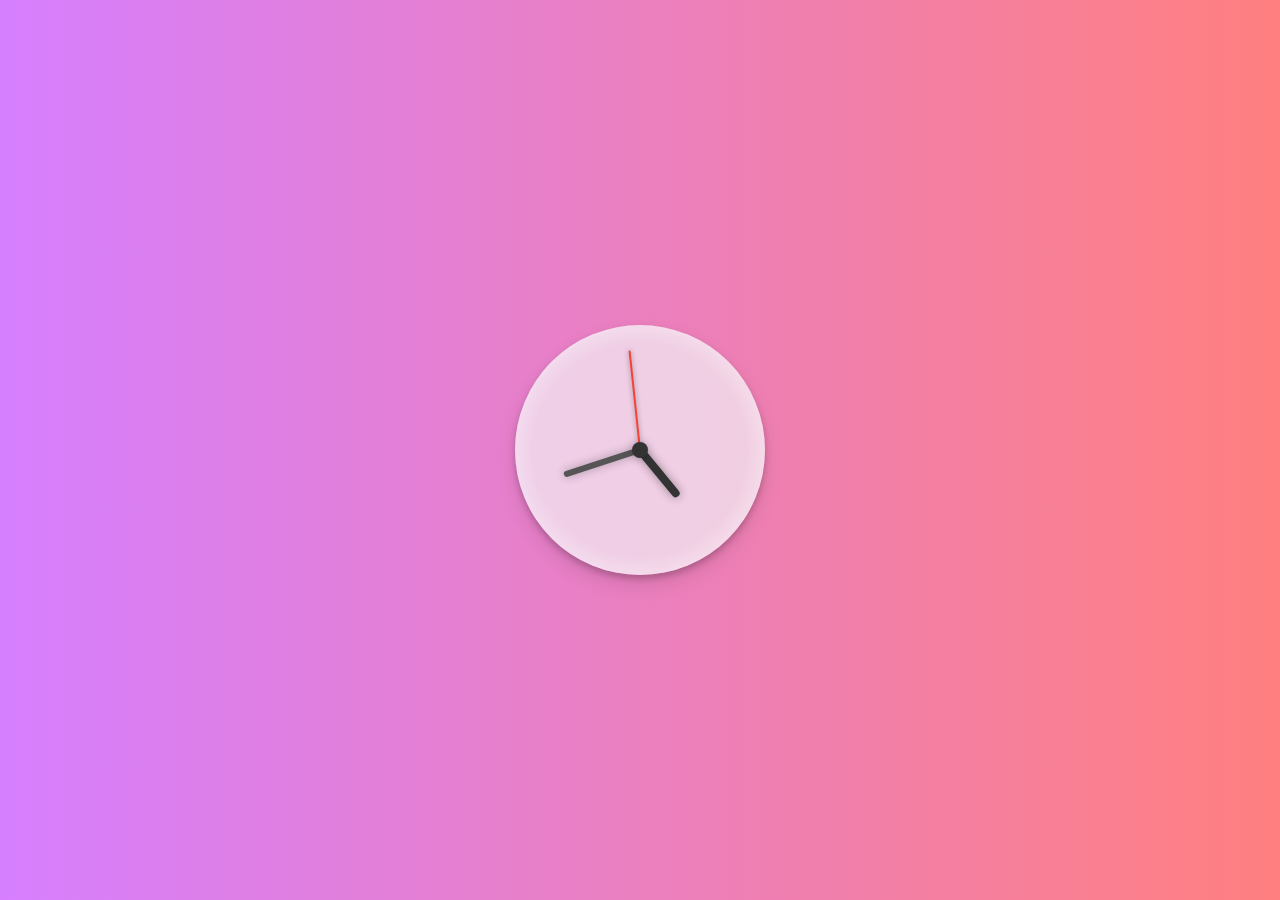
<file: Analog Clock/index.html>
<!DOCTYPE html>
<html lang="en">
  <head>
    <meta charset="UTF-8" />
    <meta name="viewport" content="width=device-width, initial-scale=1.0" />
    <title>Analog Clock</title>
    <link rel="stylesheet" href="style.css" />
    <link rel="icon" href="https://fav.farm/✅" />
  </head>
  <body>
    <div class="clock">
      <div class="hour-hand"></div>
      <div class="minute-hand"></div>
      <div class="second-hand"></div>
      <div class="center-point"></div>
    </div>

    <script src="script.js"></script>
  </body>
</html>
</file>
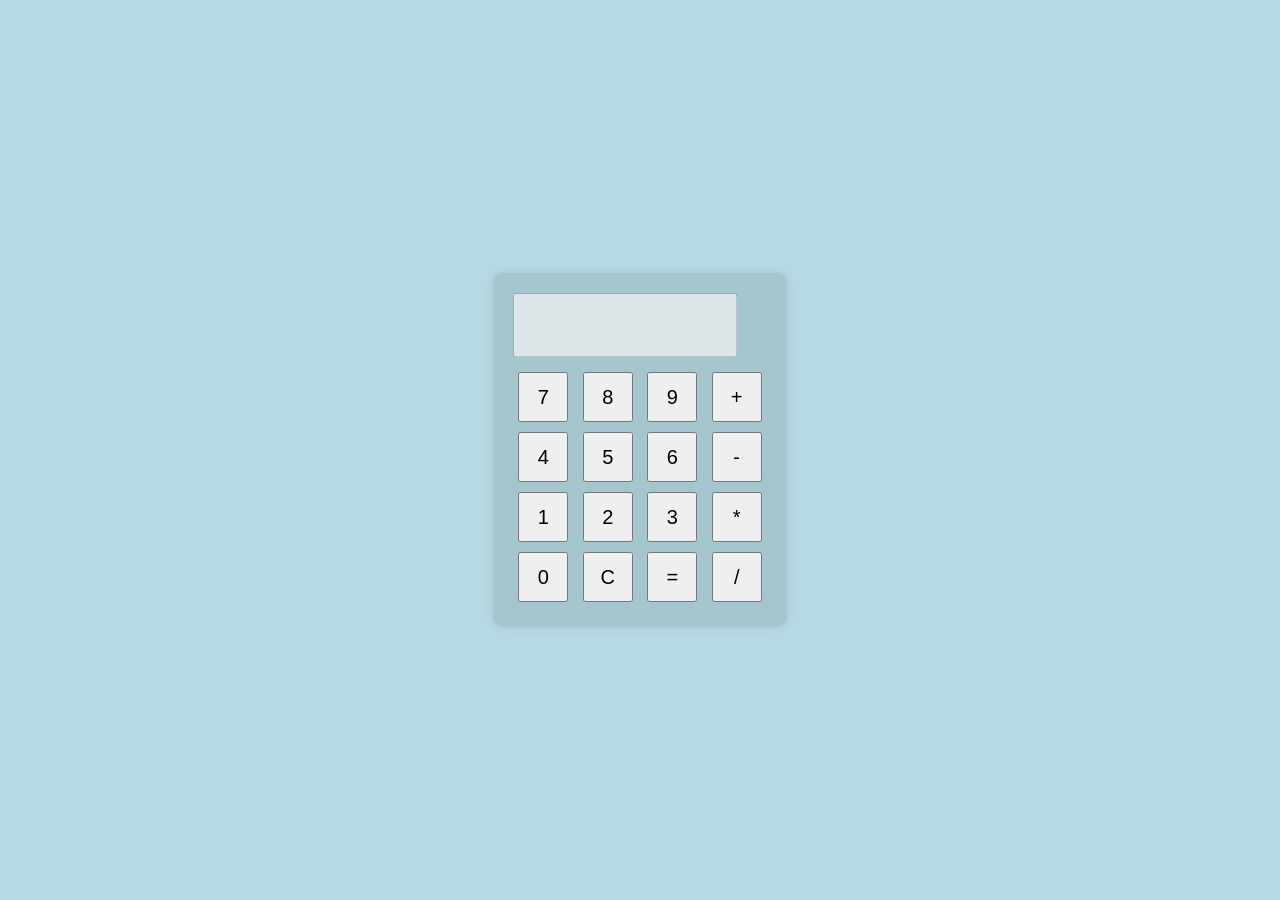
<file: Calculator/index.html>
<!DOCTYPE html>
<html lang="en">
  <head>
    <meta charset="UTF-8" />
    <meta name="viewport" content="width=device-width, initial-scale=1.0" />
    <title>Calculator</title>
    <link rel="stylesheet" href="style.css" />
    <link rel="icon" href="https://fav.farm/✅" />
  </head>
  <body>
    <div class="calculator">
      <input type="text" id="display" disabled />
      <div>
        <button onclick="append('7')">7</button>
        <button onclick="append('8')">8</button>
        <button onclick="append('9')">9</button>
        <button onclick="append('+')">+</button>
      </div>
      <div>
        <button onclick="append('4')">4</button>
        <button onclick="append('5')">5</button>
        <button onclick="append('6')">6</button>
        <button onclick="append('-')">-</button>
      </div>
      <div>
        <button onclick="append('1')">1</button>
        <button onclick="append('2')">2</button>
        <button onclick="append('3')">3</button>
        <button onclick="append('*')">*</button>
      </div>
      <div>
        <button onclick="append('0')">0</button>
        <button onclick="clearDisplay()">C</button>
        <button onclick="calculate()">=</button>
        <button onclick="append('/')">/</button>
      </div>
    </div>

    <script src="script.js"></script>
  </body>
</html>
</file>
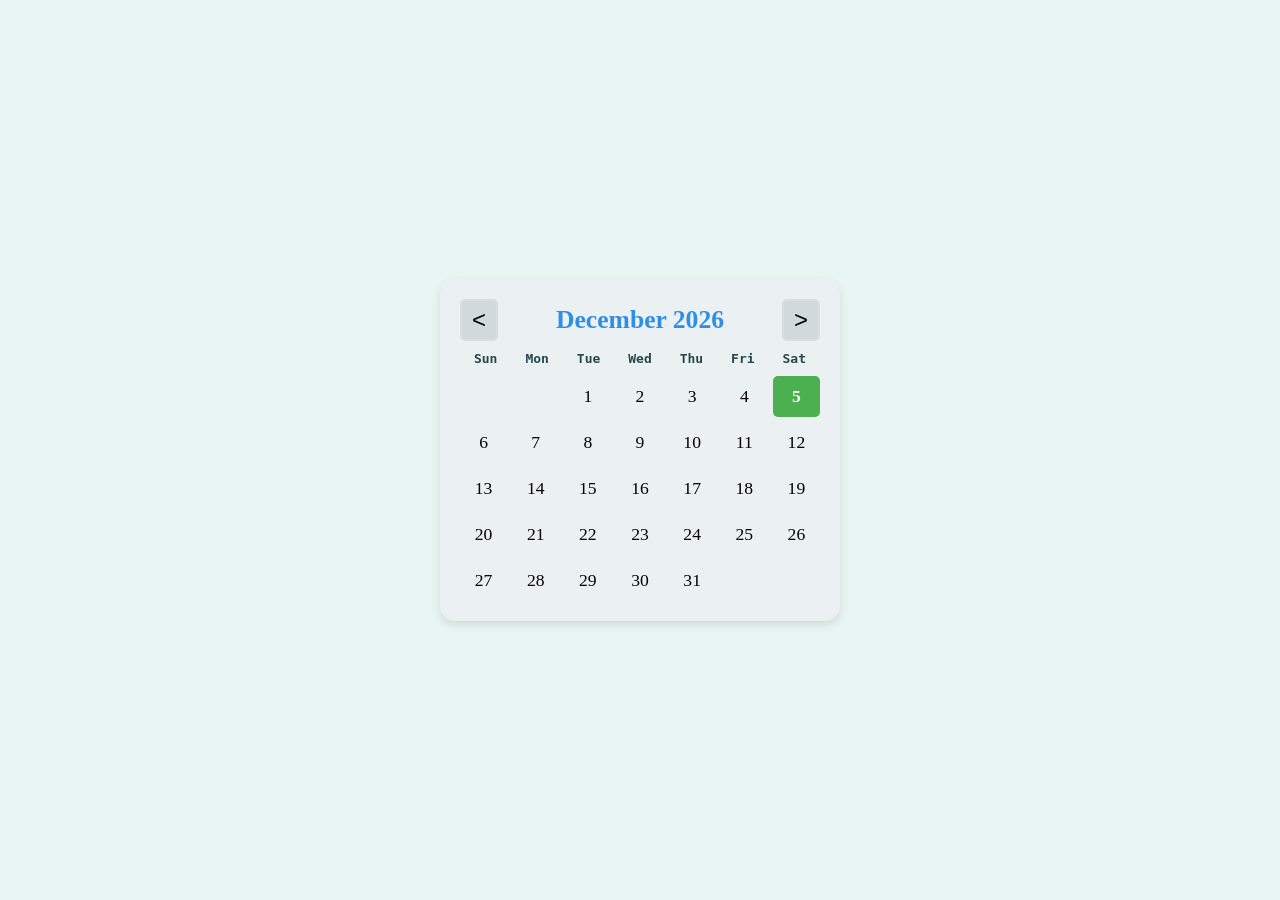
<file: Calender/index.html>
<!DOCTYPE html>
<html lang="en">
<head>
    <meta charset="UTF-8">
    <meta name="viewport" content="width=device-width, initial-scale=1.0">
    <title>Simple Calendar</title>
    <link rel="stylesheet" href="style.css">
    <link rel="icon" href="https://fav.farm/✅" />
</head>
<body>
    <div id="calendar">
        <div id="calendar-header">
            <button id="prev" onclick="changeMonth(-1)">&#60;</button>
            <h2 id="month-name"></h2>
            <button id="next" onclick="changeMonth(1)">&#62;</button>
        </div>
        <div id="days-of-week">
            <div>Sun</div>
            <div>Mon</div>
            <div>Tue</div>
            <div>Wed</div>
            <div>Thu</div>
            <div>Fri</div>
            <div>Sat</div>
        </div>
        <div id="days"></div>
    </div>

    <script src="script.js"></script>
</body>
</html>
</file>
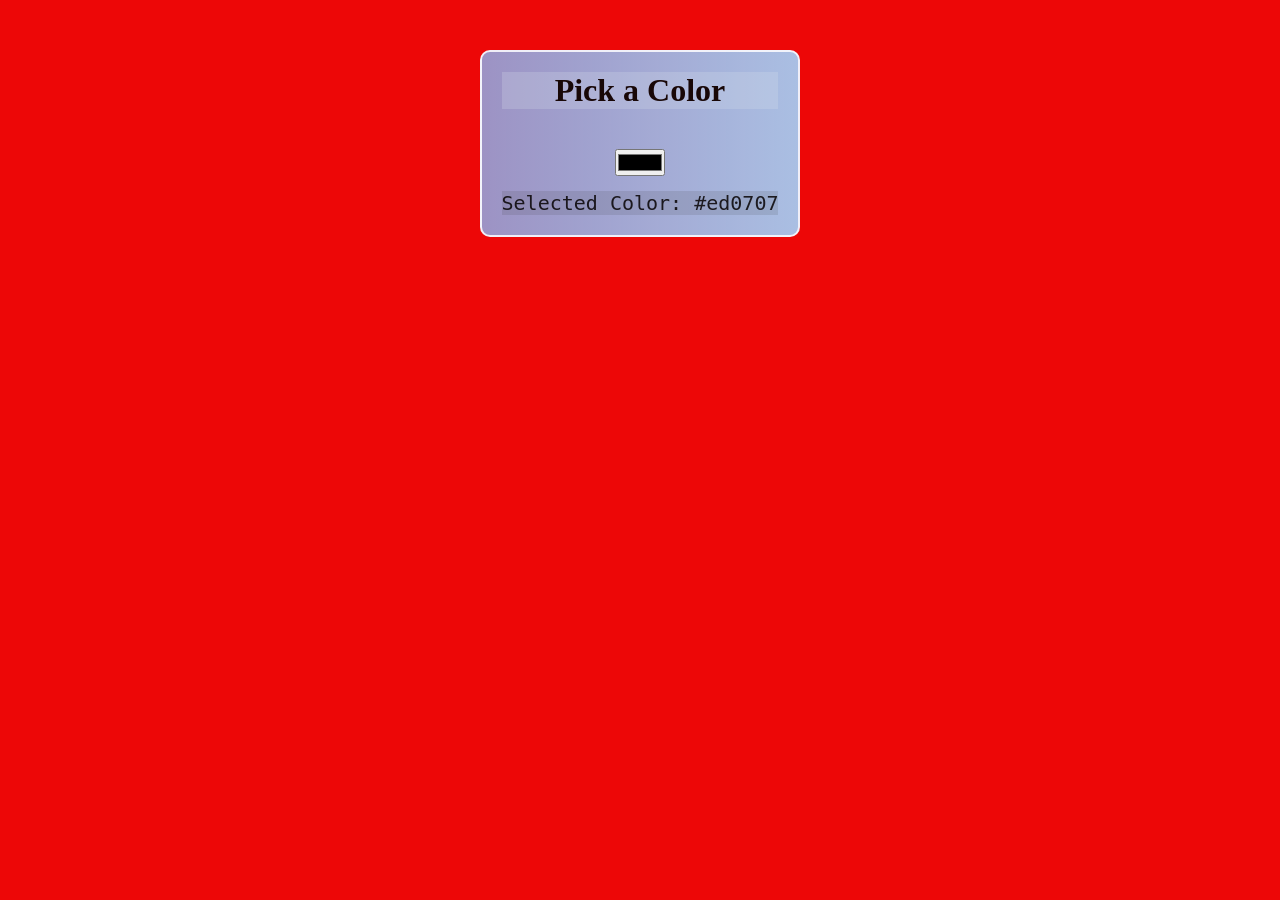
<file: Color Picker/index.html>
<!DOCTYPE html>
<html lang="en">
  <head>
    <meta charset="UTF-8" />
    <meta name="viewport" content="width=device-width, initial-scale=1.0" />
    <title>Color Picker</title>
    <link rel="stylesheet" href="style.css" />
    <link rel="icon" href="https://fav.farm/✅" />
  </head>
  <body>
    <div class="container">
      <h1>Pick a Color</h1>
      <input type="color" id="colorPicker" />
      <p>Selected Color: <span id="colorValue">#ed0707</span></p>
    </div>

    <script src="script.js"></script>
  </body>
</html>
</file>
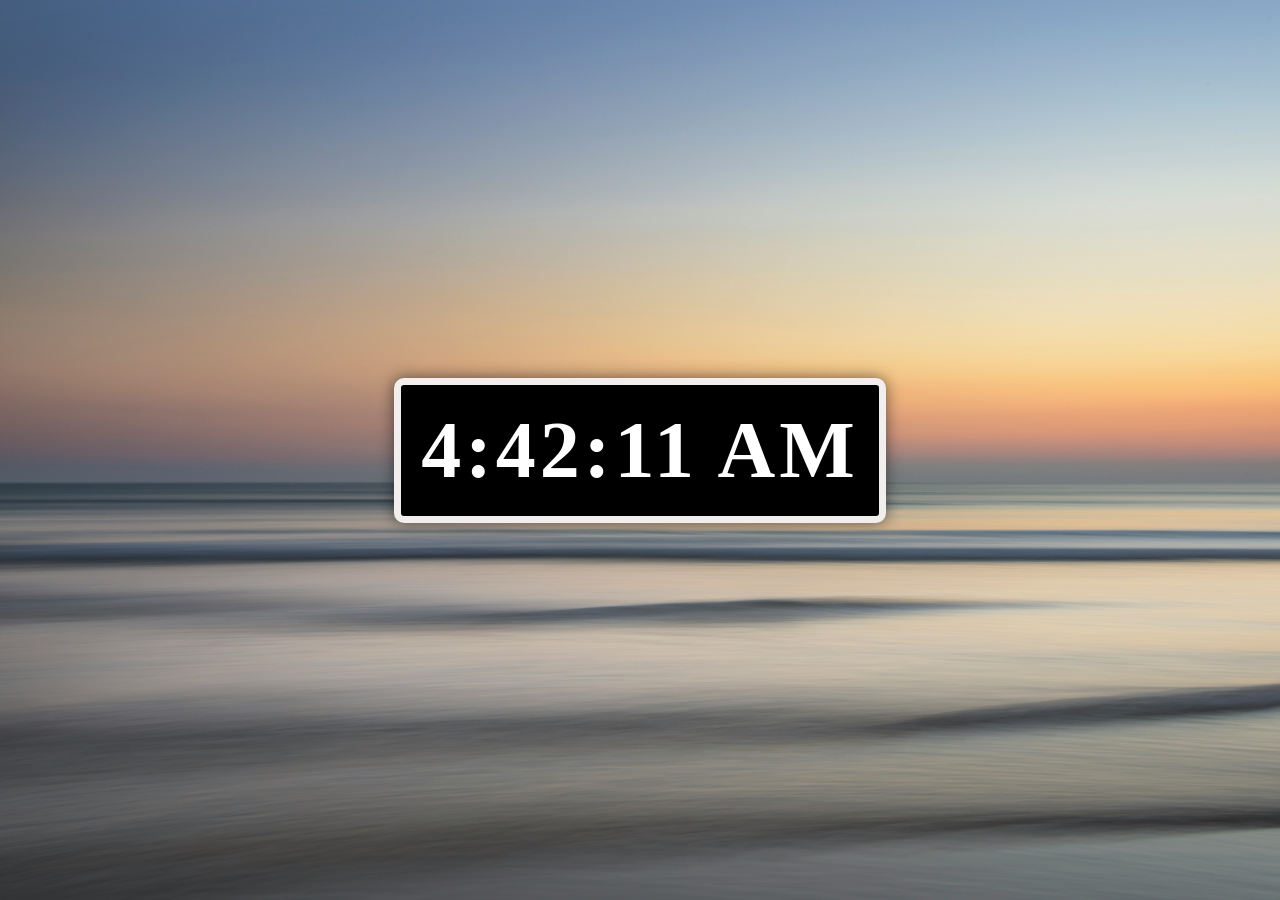
<file: Digital Clock/index.html>
<!DOCTYPE html>
<html lang="en">
  <head>
    <meta charset="UTF-8" />
    <meta name="viewport" content="width=device-width, initial-scale=1.0" />
    <title>Digital Clock</title>
    <link rel="icon" href="https://fav.farm/✅" />
    <link rel="stylesheet" href="style.css" />
  </head>

  <body>
    <div class="clock">
      <div class="time" id="time"></div>
    </div>

    <script src="script.js"></script>
  </body>
</html>
</file>
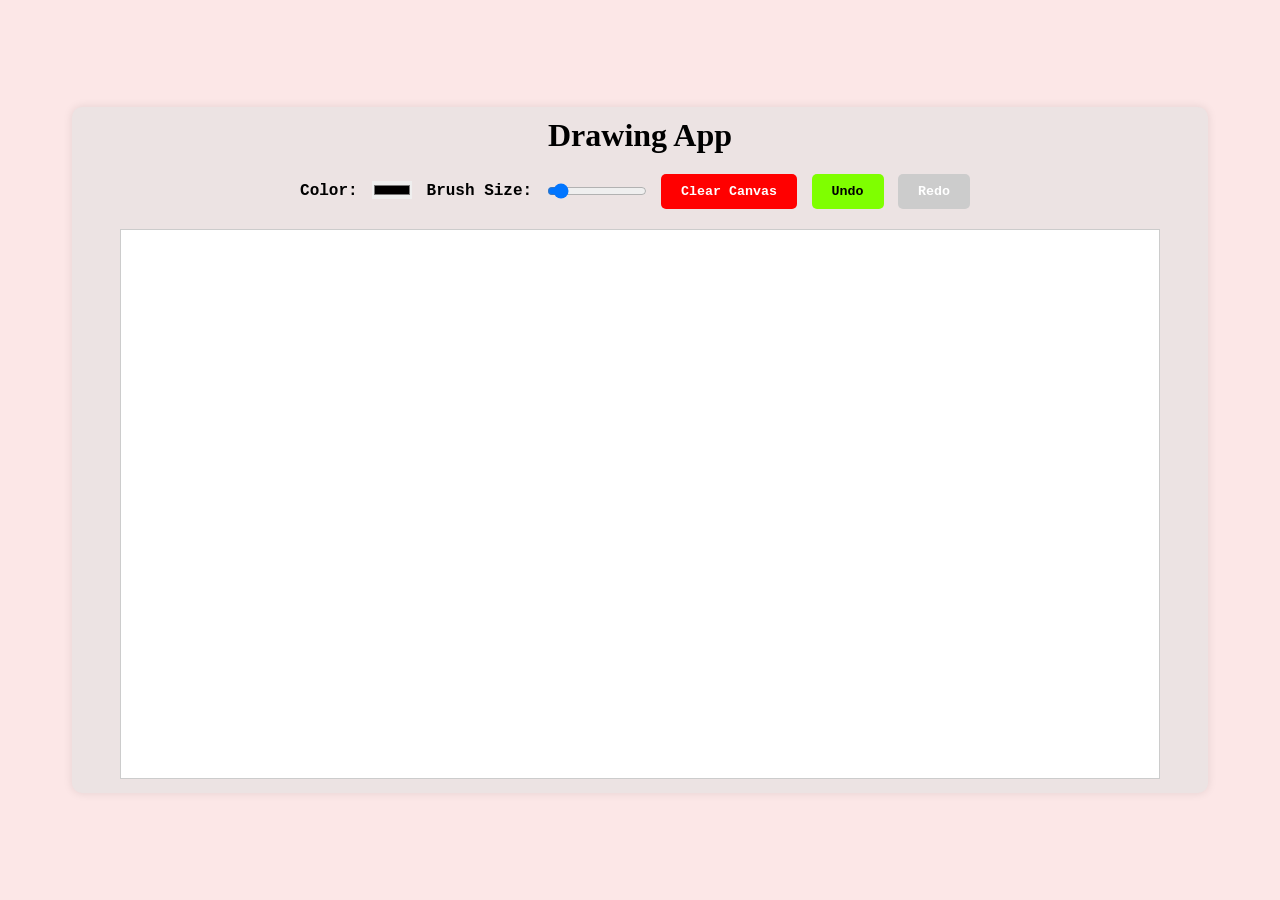
<file: Drawing App/index.html>
<!DOCTYPE html>
<html lang="en">
  <head>
    <meta charset="UTF-8" />
    <meta name="viewport" content="width=device-width, initial-scale=1.0" />
    <title>Drawing App</title>
    <link rel="stylesheet" href="style.css" />
    <link rel="icon" href="https://fav.farm/✅" />
  </head>
  <body>
    <div class="container">
      <h1>Drawing App</h1>
      <div class="tools">
        <label for="color" id="color-text">Color:</label>
        <input type="color" id="color" value="#000000" />

        <label for="brush-size" id="brush">Brush Size:</label>
        <input type="range" id="brush-size" min="1" max="50" value="5" />

        <button id="clear-btn">Clear Canvas</button>
        <button id="undo-btn">Undo</button>
        <button id="redo-btn">Redo</button>
      </div>
      <canvas id="drawing-board"></canvas>
    </div>
    <script src="script.js"></script>
  </body>
</html>
</file>
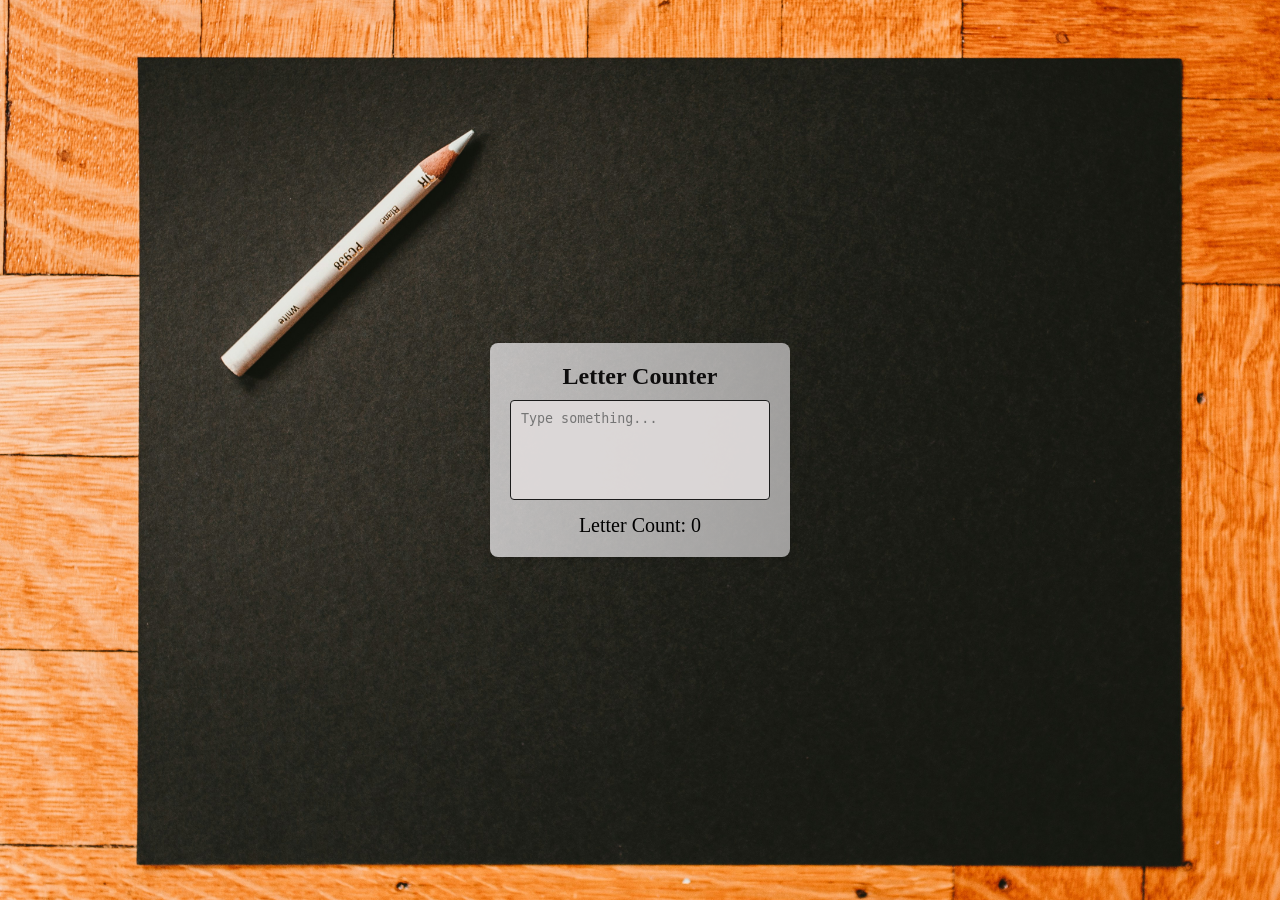
<file: Letter Counter/index.html>
<!DOCTYPE html>
<html lang="en">
  <head>
    <meta charset="UTF-8" />
    <meta name="viewport" content="width=device-width, initial-scale=1.0" />
    <title>Letter Counter</title>
    <link rel="stylesheet" href="style.css" />
    <link rel="icon" href="https://fav.farm/✅" />
  </head>
  <body>
    <div class="container">
      <h1>Letter Counter</h1>
      <textarea
        id="inputText"
        placeholder="Type something..."
        oninput="countLetters()"
      ></textarea>
      <p>Letter Count: <span id="letterCount">0</span></p>
    </div>
    <script src="script.js"></script>
  </body>
</html>
</file>
<file: Analog Clock/style.css>
* {
  margin: 0;
  padding: 0;
  box-sizing: border-box;
}

body {
  display: flex;
  justify-content: center;
  align-items: center;
  height: 100vh;
  background-image: linear-gradient(
    to right,
    rgba(174, 0, 255, 0.5),
    rgba(255, 0, 0, 0.5)
  );
  font-family: "Arial", sans-serif;
}

/* Clock Styles */
.clock {
  position: relative;
  width: 250px;
  height: 250px;
  border-radius: 50%;
  background: radial-gradient(
    circle,
    rgba(242, 236, 243, 0.726) 60%,
    #ffffff 100%
  );
  box-shadow: 0 10px 20px rgba(0, 0, 0, 0.1), 0 4px 6px rgba(0, 0, 0, 0.2);
  display: flex;
  justify-content: center;
  align-items: center;
}

/* Clock Hands */
.hour-hand,
.minute-hand,
.second-hand {
  position: absolute;
  bottom: 50%;
  left: 50%;
  transform-origin: bottom;
  transform: translateX(-50%);
  transition-timing-function: steps(1);
}

/* Hour Hand */
.hour-hand {
  width: 8px;
  height: 60px;
  background-color: #333;
  border-radius: 10px;
  box-shadow: 0 0 10px rgba(0, 0, 0, 0.4);
}

/* Minute Hand */
.minute-hand {
  width: 6px;
  height: 80px;
  background-color: #555;
  border-radius: 8px;
  box-shadow: 0 0 10px rgba(0, 0, 0, 0.3);
}

/* Second Hand */
.second-hand {
  width: 2px;
  height: 100px;
  background-color: #f44336;
  border-radius: 2px;
  box-shadow: 0 0 5px rgba(0, 0, 0, 0.4);
  animation: tick 60s linear infinite;
}

/* Center Point */
.center-point {
  position: absolute;
  top: 50%;
  left: 50%;
  width: 16px;
  height: 16px;
  background-color: #333;
  border-radius: 50%;
  transform: translate(-50%, -50%);
  box-shadow: 0 0 10px rgba(0, 0, 0, 0.2);
}

/* Tick Animation for Seconds Hand */
@keyframes tick {
  0% {
    transform: rotate(0deg);
  }
  100% {
    transform: rotate(360deg);
  }
}
</file>
<file: Calculator/style.css>
body {
  font-family: Arial, sans-serif;
  display: flex;
  justify-content: center;
  align-items: center;
  height: 100vh;
  background-color: #93c7d6a9;
  margin: 0;
}
.calculator {
  background-color: rgba(6, 14, 14, 0.096);
  border-radius: 10px;
  padding: 20px;
  box-shadow: 0 0 10px rgba(0, 0, 0, 0.1);
}
#display {
  width: 200px;
  height: 40px;
  text-align: right;
  font-size: 24px;
  margin-bottom: 10px;
  padding: 10px;
}
button {
  width: 50px;
  height: 50px;
  font-size: 20px;
  margin: 5px;
  cursor: pointer;
}
</file>
<file: Calender/style.css>
* {
  margin: 0;
  padding: 0;
  box-sizing: border-box;
}

body {
  font-family: Arial, sans-serif;
  background-color: #e9f5f2;
  display: flex;
  justify-content: center;
  align-items: center;
  height: 100vh;
}

#calendar {
  background-color: #ebf1f3;
  padding: 20px;
  border-radius: 15px;
  box-shadow: 0 4px 10px rgba(0, 0, 0, 0.1);
  width: 400px;
  text-align: center;
}

#calendar-header {
  display: flex;
  justify-content: space-between;
  align-items: center;
  margin-bottom: 10px;
}

#month-name {
  font-size: 1.6em;
  font-weight: bold;
  color: #318ee5;
  font-family: math;
}

button {
  background-color: #ffffff;
  border: 2px solid #ddd;
  border-radius: 5px;
  font-size: 1.5em;
  padding: 5px 10px;
  cursor: pointer;
  transition: background-color 0.2s ease;
}

button:hover {
  background-color: #f5f5f5;
}

#days-of-week {
  display: grid;
  grid-template-columns: repeat(7, 1fr);
  font-weight: bold;
  color: #25494b;
  margin-top: 10px;
  font-family: monospace;
}

#days {
  display: grid;
  grid-template-columns: repeat(7, 1fr);
  grid-gap: 5px;
  margin-top: 10px;
  font-family: "math"
}

#days div {
  padding: 10px;
  font-size: 1.1em;
  cursor: pointer;
  border-radius: 5px;
  transition: background-color 0.3s ease, transform 0.2s ease;
}

#days div:hover {
  background-color: #f0f0f0;
  transform: scale(1.1);
}

/* #days div.empty {
  background-color: #f9f9f9;
} */

#days div.today {
  background-color: #4CAF50;
  color: white;
  font-weight: bold;
}

#days div.selected {
  background-color: #2196F3;
  color: white;
}

#prev {
  background-color: #25494b23;
}

#next {
  background-color: #25494b23;

}
</file>
<file: Color Picker/style.css>
* {
  margin: 0;
  padding: 0;
  box-sizing: border-box;
}

body {
  font-family: Arial, sans-serif;
  text-align: center;
  padding: 50px;
  background-color: #ed0707;
}

.container {
  display: inline-block;
  padding: 20px;
  border: 2.5px solid #fcfcffde;
  background-image: linear-gradient(
    to right,
    rgba(135, 183, 245, 0.795),
    rgba(164, 206, 245, 0.925)
  );
  border-radius: 10px;
}

h1 {
  margin-bottom: 20px;
  color: rgb(24, 7, 7);
  background-color: rgba(217, 226, 235, 0.24);
  font-family: "Times New Roman", Times, serif;
}

input[type="color"] {
  margin-top: 20px;
}

p {
  margin-top: 15px;
  font-size: 20px;
  font-family: monospace;
  color: rgba(5, 0, 0, 0.842);
  background-color: #33333321;
}
</file>
<file: Digital Clock/style.css>
* {
  margin: 0;
  padding: 0;
  box-sizing: border-box;
}

body {
  font-family: "Roboto", sans-serif;
  background-color: black;
  display: flex;
  justify-content: center;
  align-items: center;
  height: 100vh;
  color: white;
  background-image: url(/Digital\ Clock/images/background.jpg);
  background-size: cover;
}

.clock {
  display: flex;
  justify-content: center;
  align-items: center;
  border: 7px solid rgb(243, 238, 238);
  border-radius: 10px;
  padding: 20px;
  background-color: black;
  box-shadow: 0 0 15px rgba(22, 21, 21, 0.6);
}

.time {
  font-size: 80px;
  font-weight: bold;
  color: white;
  letter-spacing: 4px;
  text-transform: uppercase;
  font-family: serif;
}
</file>
<file: Drawing App/style.css>
* {
  margin: 0;
  padding: 0;
  box-sizing: border-box;
}

body {
  font-family: Arial, sans-serif;
  background-color: #f59c9c3d;
  display: flex;
  justify-content: center;
  align-items: center;
  height: 100vh;
}

.container {
  text-align: center;
  background-color: #ece3e3;
  padding: 10px;
  width: 71rem;;
  border-radius: 10px;
  box-shadow: 0 0 10px rgba(0, 0, 0, 0.1);
}

h1 {
  margin-bottom: 20px;
  font-family: cursive;
}

.tools {
  margin-bottom: 20px;
}

.tools label {
  margin-right: 10px;
}

.tools input[type="color"] {
  width: 40px;
  height: 40px;
  border: none;
  cursor: pointer;
}

.tools input[type="range"] {
  width: 100px;
  cursor: pointer;
}

.tools button {
  padding: 10px 20px;
  background-color: #007bff;
  color: #fff;
  border: none;
  border-radius: 5px;
  cursor: pointer;
  margin-right: 10px;
}

.tools button:hover {
  background-color: #0056b3;
}

.tools button:hover:not(:disabled) {
  background-color: #0056b3;
}

.tools button:disabled {
  background-color: #ccc;
  cursor: not-allowed;
}

canvas {
  border: 1px solid #ccc;
  background-color: #fff;
  cursor: crosshair;
  width: 65rem;
}

#clear-btn {
  background-color: red;
  font-family: "Courier New", Courier, monospace;
  font-weight: bolder;
}

#undo-btn {
  background-color: chartreuse;
  color: black;
  font-family: "Courier New", Courier, monospace;
  font-weight: bolder;
}

#redo-btn {
  font-family: "Courier New", Courier, monospace;
  font-weight: bolder;
}

#color-text {
  font-family: "Courier New", Courier, monospace;
  font-weight: bolder;
  /* height: 18px; */
}

#brush {
  font-family: "Courier New", Courier, monospace;
  font-weight: bolder;
}

input#color {
  height: 18px;
  margin-right: 10px;
}

input#brush-size {
  height: 8px;
  margin-right: 10px;
}
</file>
<file: Letter Counter/style.css>
* {
  margin: 0;
  padding: 0;
  box-sizing: border-box;
}

body {
  font-family: Arial, sans-serif;
  /* background-color: #f4f4f9; */
  /* background-image: linear-gradient(
    rgba(228, 11, 236, 0.726),
    rgba(255, 0, 0, 0.623)
  ); */
  background-image: url(/Letter\ Counter/images/background.jpg);
  background-size: cover;
  display: flex;
  justify-content: center;
  align-items: center;
  height: 100vh;
}
.container {
  background-image: linear-gradient(
    to right,
    rgba(245, 243, 245, 0.726),
    rgba(199, 197, 197, 0.767)
  );
  padding: 20px;
  border-radius: 8px;
  box-shadow: 0 4px 6px rgba(0, 0, 0, 0.1);
  width: 300px;
  text-align: center;
}
textarea {
  width: 100%;
  height: 100px;
  margin-top: 10px;
  padding: 10px;
  border: 1px solid #1b1b1b;
  background-color: rgba(223, 219, 219, 0.904);
  border-radius: 4px;
  resize: none;
}
p {
  margin-top: 10px;
  font-size: 20px;
  font-family: cursive;
}
h1 {
  font-size: 24px;
  color: #0e0d0d;
  font-family: "Times New Roman", Times, serif;
}
</file>
